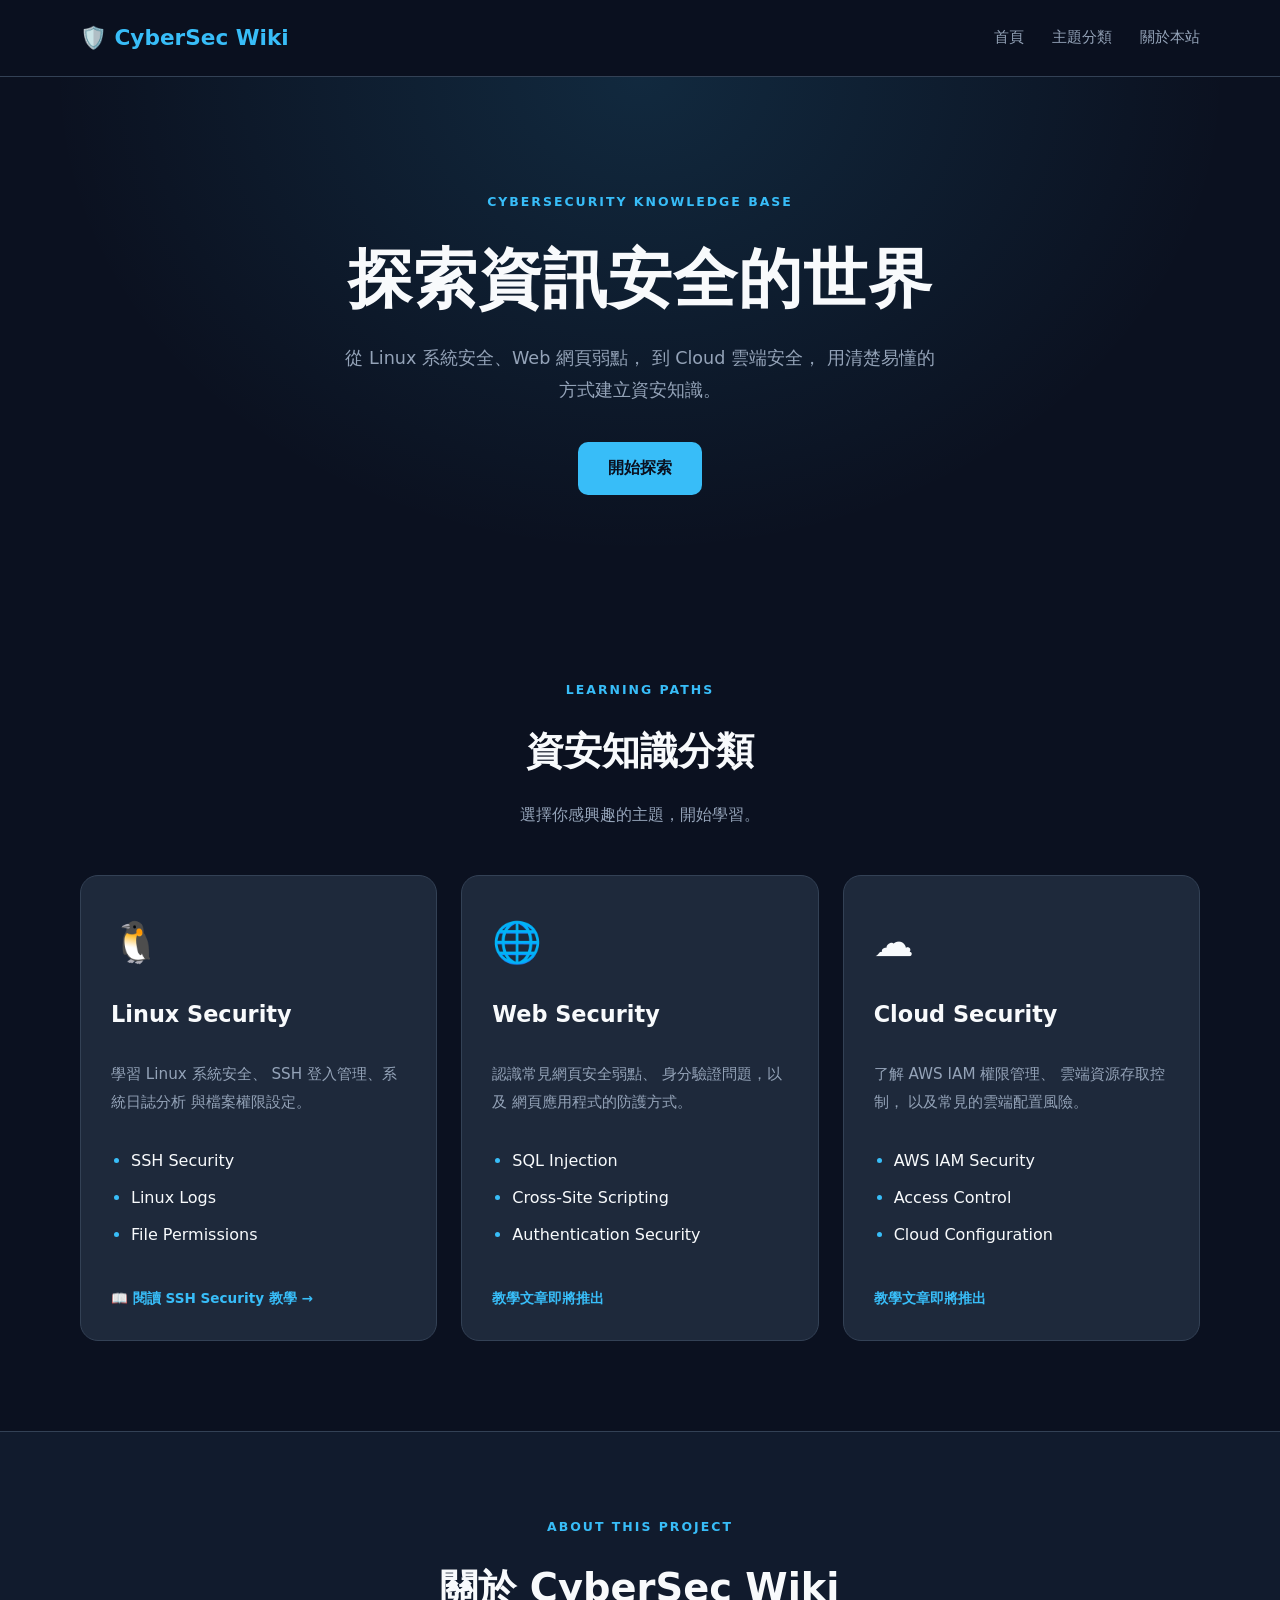
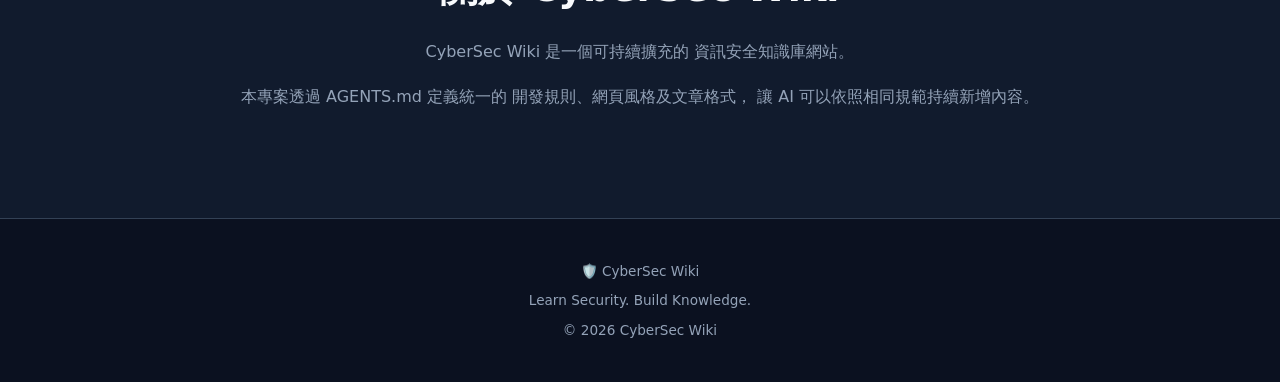
<file: index.html>
<!DOCTYPE html>
<html lang="zh-Hant">
<head>
    <meta charset="UTF-8">
    <meta name="viewport" content="width=device-width, initial-scale=1.0">

    <title>CyberSec Wiki | 資訊安全知識庫</title>

    <meta name="description"
          content="CyberSec Wiki 提供 Linux、Web 與 Cloud Security 資訊安全教學。">

    <link rel="stylesheet" href="css/style.css">
</head>

<body>

    <!-- 頂部導覽列 -->
    <header class="site-header">
        <nav class="navbar" aria-label="主要導覽">
            <a href="index.html" class="logo">
                🛡️ CyberSec Wiki
            </a>

            <div class="nav-links">
                <a href="#home">首頁</a>
                <a href="#categories">主題分類</a>
                <a href="#about">關於本站</a>
            </div>
        </nav>
    </header>

    <main>

        <!-- 首頁介紹 -->
        <section id="home" class="hero">
            <div class="hero-content">
                <span class="hero-tag">
                    CYBERSECURITY KNOWLEDGE BASE
                </span>

                <h1>探索資訊安全的世界</h1>

                <p>
                    從 Linux 系統安全、Web 網頁弱點，
                    到 Cloud 雲端安全，
                    用清楚易懂的方式建立資安知識。
                </p>

                <a href="#categories" class="primary-btn">
                    開始探索
                </a>
            </div>
        </section>

        <!-- 資安主題分類 -->
        <section id="categories" class="section container">

            <div class="section-heading">
                <span class="section-tag">LEARNING PATHS</span>
                <h2>資安知識分類</h2>
                <p>選擇你感興趣的主題，開始學習。</p>
            </div>

            <div class="category-grid">

                <!-- Linux Security -->
                <article class="category-card">
                    <div class="card-icon">🐧</div>
                    <h3>Linux Security</h3>
                    <p>
                        學習 Linux 系統安全、
                        SSH 登入管理、系統日誌分析
                        與檔案權限設定。
                    </p>

                    <ul class="topic-list">
                        <li>SSH Security</li>
                        <li>Linux Logs</li>
                        <li>File Permissions</li>
                    </ul>

                    <a href="pages/linux/ssh-security.html"
                       class="coming-soon">
                        📖 閱讀 SSH Security 教學 →
                    </a>
                </article>

                <!-- Web Security -->
                <article class="category-card">
                    <div class="card-icon">🌐</div>
                    <h3>Web Security</h3>
                    <p>
                        認識常見網頁安全弱點、
                        身分驗證問題，以及
                        網頁應用程式的防護方式。
                    </p>

                    <ul class="topic-list">
                        <li>SQL Injection</li>
                        <li>Cross-Site Scripting</li>
                        <li>Authentication Security</li>
                    </ul>

                    <span class="coming-soon">
                        教學文章即將推出
                    </span>
                </article>

                <!-- Cloud Security -->
                <article class="category-card">
                    <div class="card-icon">☁️</div>
                    <h3>Cloud Security</h3>
                    <p>
                        了解 AWS IAM 權限管理、
                        雲端資源存取控制，
                        以及常見的雲端配置風險。
                    </p>

                    <ul class="topic-list">
                        <li>AWS IAM Security</li>
                        <li>Access Control</li>
                        <li>Cloud Configuration</li>
                    </ul>

                    <span class="coming-soon">
                        教學文章即將推出
                    </span>
                </article>

            </div>
        </section>

        <!-- 關於本站 -->
        <section id="about" class="section about-section">
            <div class="container about-content">

                <span class="section-tag">ABOUT THIS PROJECT</span>

                <h2>關於 CyberSec Wiki</h2>

                <p>
                    CyberSec Wiki 是一個可持續擴充的
                    資訊安全知識庫網站。
                </p>

                <p>
                    本專案透過 AGENTS.md 定義統一的
                    開發規則、網頁風格及文章格式，
                    讓 AI 可以依照相同規範持續新增內容。
                </p>

            </div>
        </section>

    </main>

    <!-- 頁尾 -->
    <footer class="site-footer">
        <div class="container">
            <p>🛡️ CyberSec Wiki</p>
            <p>Learn Security. Build Knowledge.</p>
            <p>© 2026 CyberSec Wiki</p>
        </div>
    </footer>

    <script src="js/main.js" defer></script>

</body>
</html>
</file>
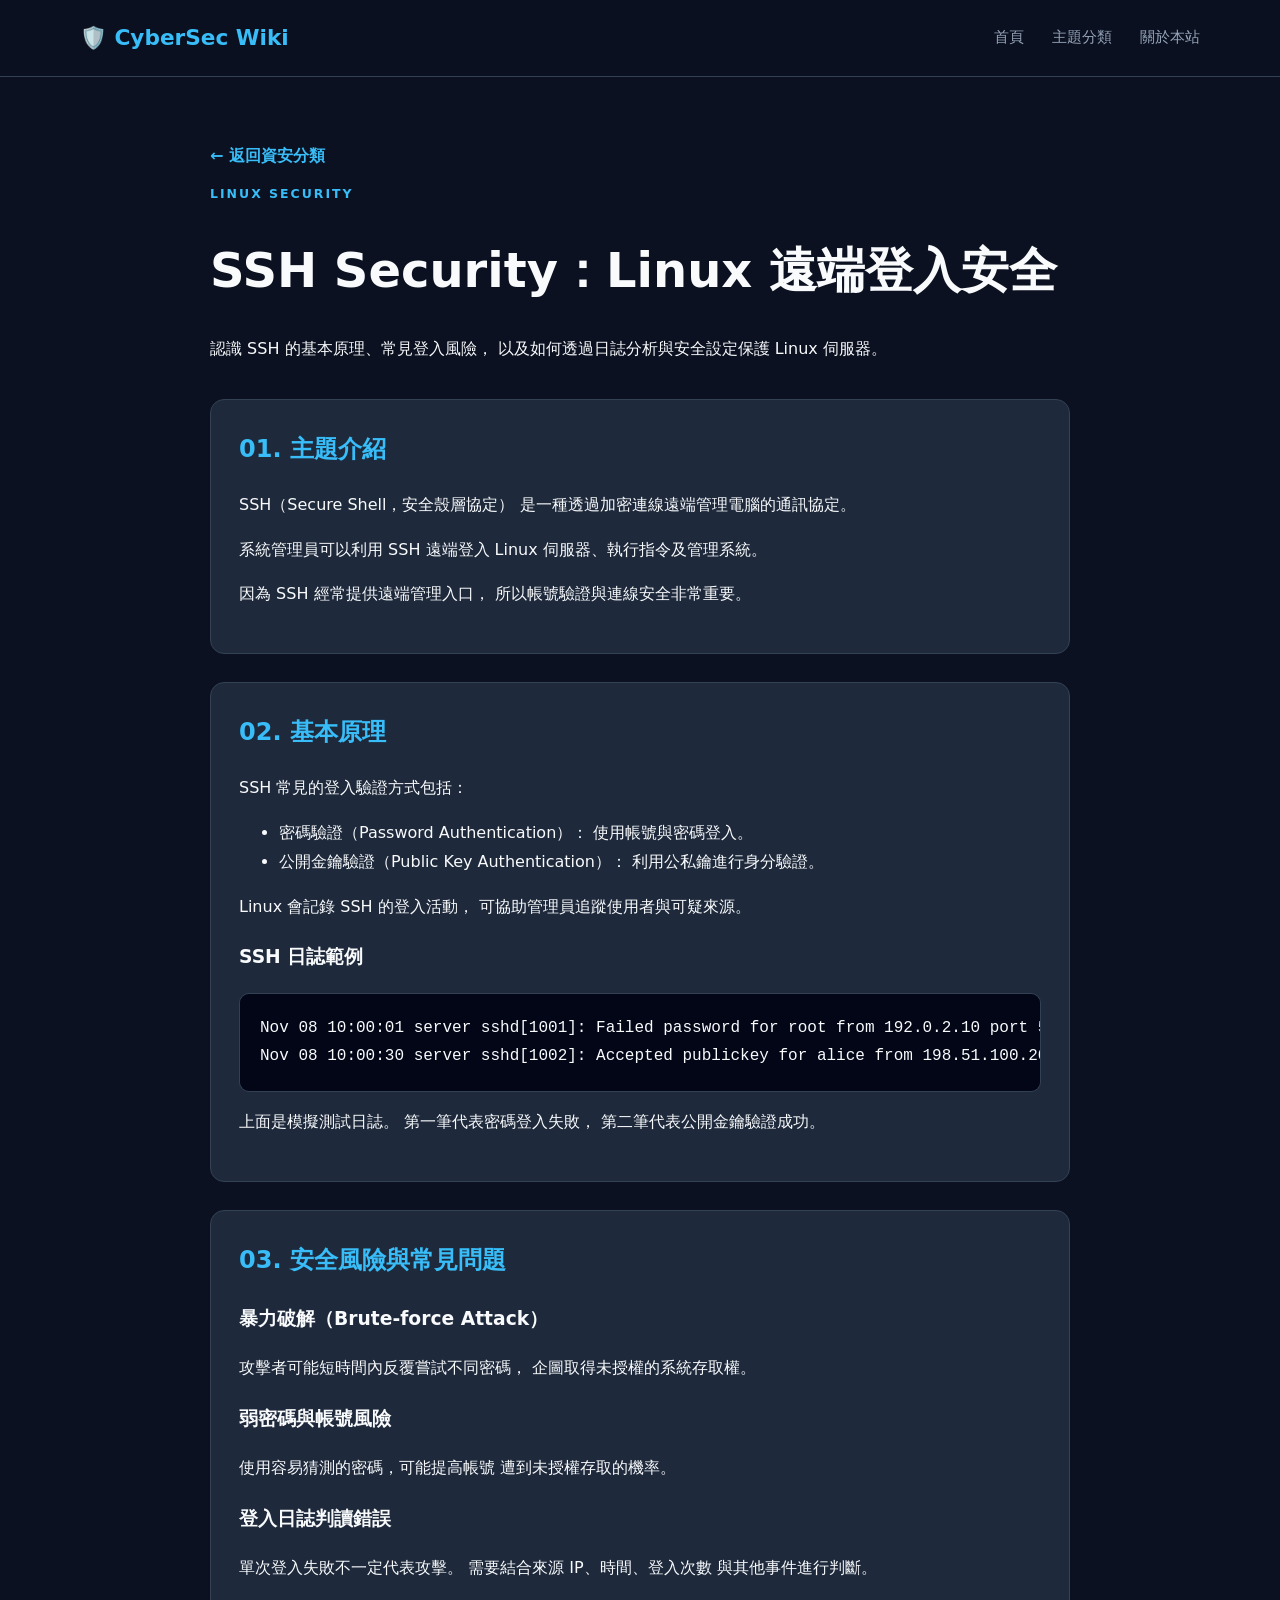
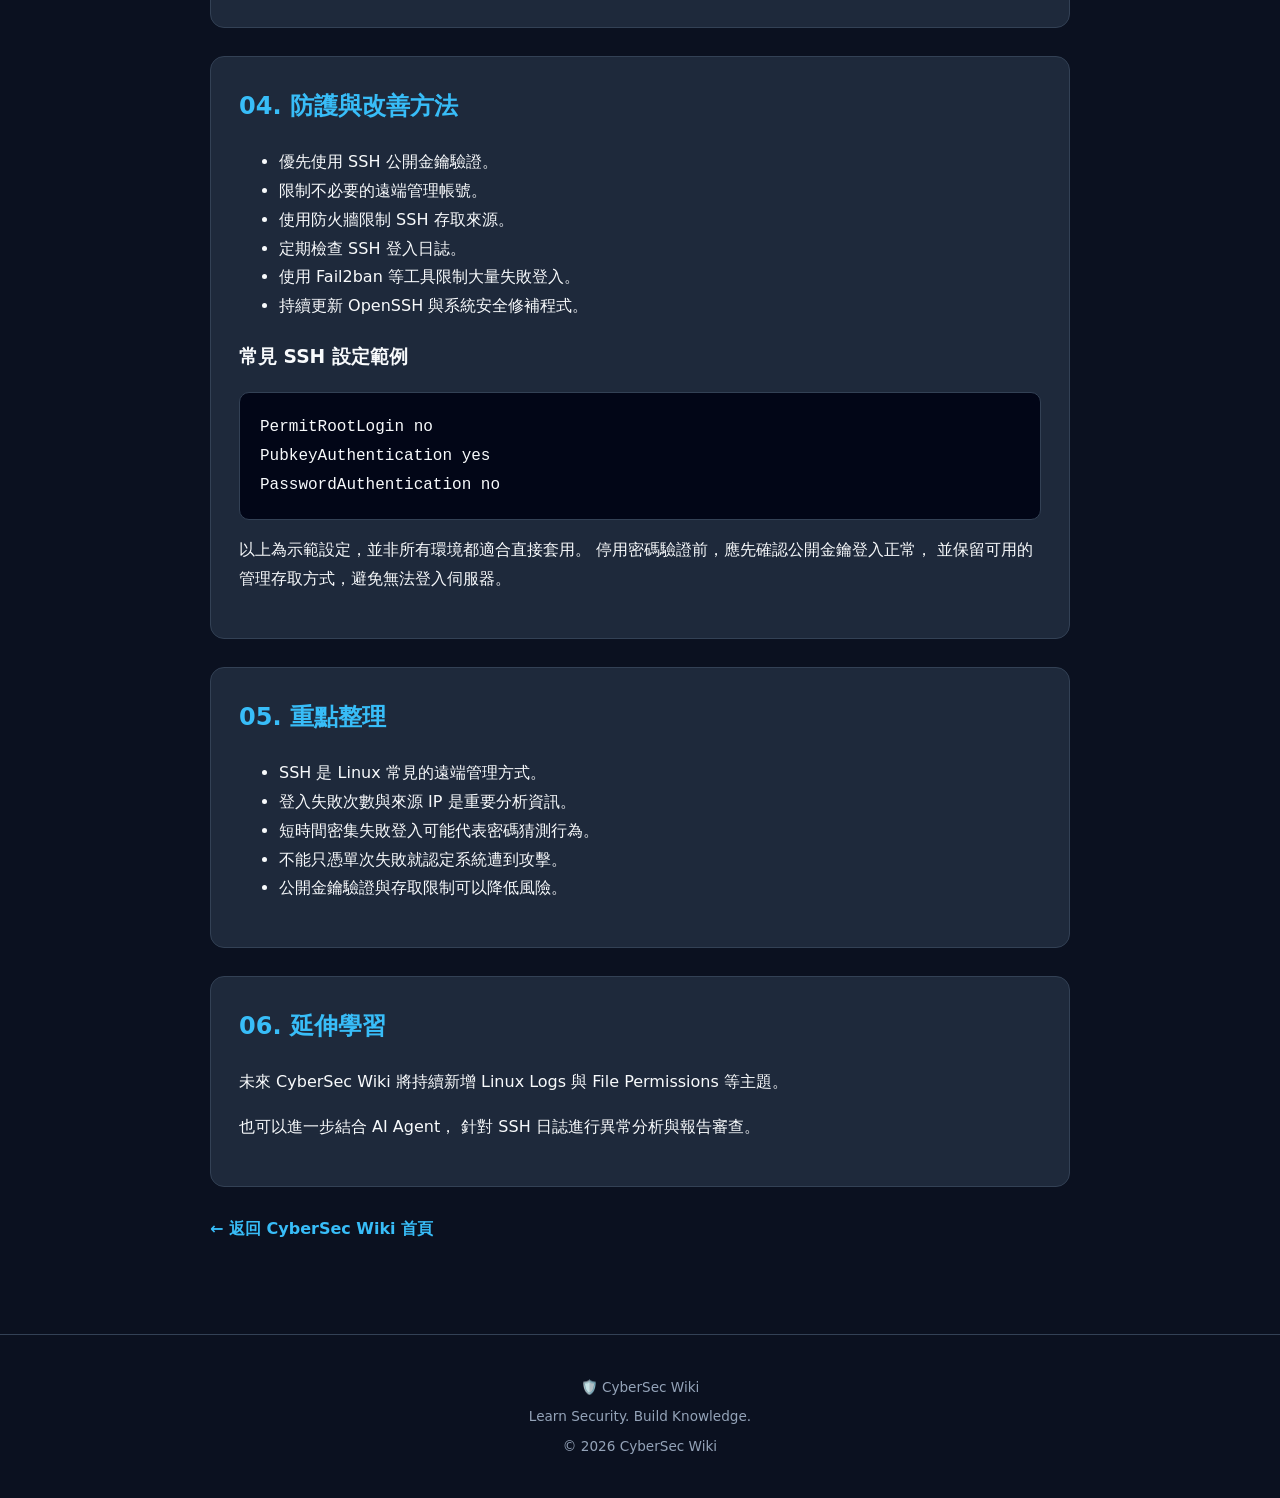
<file: pages/linux/ssh-security.html>
<!DOCTYPE html>
<html lang="zh-Hant">
<head>
    <meta charset="UTF-8">
    <meta name="viewport"
          content="width=device-width, initial-scale=1.0">

    <title>SSH Security | CyberSec Wiki</title>

    <meta name="description"
          content="介紹 Linux SSH 安全原理、登入日誌、常見風險與防護方式。">

    <link rel="stylesheet" href="../../css/style.css">
</head>

<body>

    <!-- 共用導覽列 -->
    <header class="site-header">
        <nav class="navbar" aria-label="主要導覽">
            <a class="logo" href="../../index.html">
                🛡️ CyberSec Wiki
            </a>

            <div class="nav-links">
                <a href="../../index.html">首頁</a>
                <a href="../../index.html#categories">主題分類</a>
                <a href="../../index.html#about">關於本站</a>
            </div>
        </nav>
    </header>

    <main class="article-layout">

        <div class="article-header">
            <a class="back-link"
               href="../../index.html#categories">
                ← 返回資安分類
            </a>

            <p class="section-tag">LINUX SECURITY</p>

            <h1>SSH Security：Linux 遠端登入安全</h1>

            <p>
                認識 SSH 的基本原理、常見登入風險，
                以及如何透過日誌分析與安全設定保護 Linux 伺服器。
            </p>
        </div>

        <!-- 1. 主題介紹 -->
        <section class="article-section">
            <h2>01. 主題介紹</h2>

            <p>
                SSH（Secure Shell，安全殼層協定）
                是一種透過加密連線遠端管理電腦的通訊協定。
            </p>

            <p>
                系統管理員可以利用 SSH 遠端登入 Linux
                伺服器、執行指令及管理系統。
            </p>

            <p>
                因為 SSH 經常提供遠端管理入口，
                所以帳號驗證與連線安全非常重要。
            </p>
        </section>

        <!-- 2. 基本原理 -->
        <section class="article-section">
            <h2>02. 基本原理</h2>

            <p>SSH 常見的登入驗證方式包括：</p>

            <ul>
                <li>
                    密碼驗證（Password Authentication）：
                    使用帳號與密碼登入。
                </li>
                <li>
                    公開金鑰驗證（Public Key Authentication）：
                    利用公私鑰進行身分驗證。
                </li>
            </ul>

            <p>
                Linux 會記錄 SSH 的登入活動，
                可協助管理員追蹤使用者與可疑來源。
            </p>

            <h3>SSH 日誌範例</h3>

            <pre><code>Nov 08 10:00:01 server sshd[1001]: Failed password for root from 192.0.2.10 port 50001 ssh2
Nov 08 10:00:30 server sshd[1002]: Accepted publickey for alice from 198.51.100.20 port 50100 ssh2</code></pre>

            <p>
                上面是模擬測試日誌。
                第一筆代表密碼登入失敗，
                第二筆代表公開金鑰驗證成功。
            </p>
        </section>

        <!-- 3. 安全風險 -->
        <section class="article-section">
            <h2>03. 安全風險與常見問題</h2>

            <h3>暴力破解（Brute-force Attack）</h3>
            <p>
                攻擊者可能短時間內反覆嘗試不同密碼，
                企圖取得未授權的系統存取權。
            </p>

            <h3>弱密碼與帳號風險</h3>
            <p>
                使用容易猜測的密碼，可能提高帳號
                遭到未授權存取的機率。
            </p>

            <h3>登入日誌判讀錯誤</h3>
            <p>
                單次登入失敗不一定代表攻擊。
                需要結合來源 IP、時間、登入次數
                與其他事件進行判斷。
            </p>
        </section>

        <!-- 4. 防護方法 -->
        <section class="article-section">
            <h2>04. 防護與改善方法</h2>

            <ul>
                <li>優先使用 SSH 公開金鑰驗證。</li>
                <li>限制不必要的遠端管理帳號。</li>
                <li>使用防火牆限制 SSH 存取來源。</li>
                <li>定期檢查 SSH 登入日誌。</li>
                <li>使用 Fail2ban 等工具限制大量失敗登入。</li>
                <li>持續更新 OpenSSH 與系統安全修補程式。</li>
            </ul>

            <h3>常見 SSH 設定範例</h3>

            <pre><code>PermitRootLogin no
PubkeyAuthentication yes
PasswordAuthentication no</code></pre>

            <p>
                以上為示範設定，並非所有環境都適合直接套用。
                停用密碼驗證前，應先確認公開金鑰登入正常，
                並保留可用的管理存取方式，避免無法登入伺服器。
            </p>
        </section>

        <!-- 5. 重點整理 -->
        <section class="article-section">
            <h2>05. 重點整理</h2>

            <ul>
                <li>SSH 是 Linux 常見的遠端管理方式。</li>
                <li>登入失敗次數與來源 IP 是重要分析資訊。</li>
                <li>短時間密集失敗登入可能代表密碼猜測行為。</li>
                <li>不能只憑單次失敗就認定系統遭到攻擊。</li>
                <li>公開金鑰驗證與存取限制可以降低風險。</li>
            </ul>
        </section>

        <!-- 6. 延伸學習 -->
        <section class="article-section">
            <h2>06. 延伸學習</h2>

            <p>
                未來 CyberSec Wiki 將持續新增 Linux Logs
                與 File Permissions 等主題。
            </p>

            <p>
                也可以進一步結合 AI Agent，
                針對 SSH 日誌進行異常分析與報告審查。
            </p>
        </section>

        <a class="back-link"
           href="../../index.html">
            ← 返回 CyberSec Wiki 首頁
        </a>

    </main>

    <footer class="site-footer">
        <div class="container">
            <p>🛡️ CyberSec Wiki</p>
            <p>Learn Security. Build Knowledge.</p>
            <p>© 2026 CyberSec Wiki</p>
        </div>
    </footer>

    <script src="../../js/main.js" defer></script>

</body>
</html>
</file>
<file: css/style.css>
/* CyberSec Wiki — Global Styles */
/* Follow AGENTS.md design rules */

:root {
    --bg: #0B1120;
    --card: #1E293B;
    --primary: #38BDF8;
    --text: #F8FAFC;
    --muted: #94A3B8;
    --border: #334155;
}

* {
    box-sizing: border-box;
}

html {
    scroll-behavior: smooth;
}

body {
    margin: 0;
    font-family: "Noto Sans TC", "Microsoft JhengHei",
                 system-ui, sans-serif;
    background: var(--bg);
    color: var(--text);
    line-height: 1.8;
}

a {
    color: inherit;
    text-decoration: none;
}

a:focus-visible,
button:focus-visible {
    outline: 3px solid var(--primary);
    outline-offset: 4px;
}

.container {
    width: min(1120px, 90%);
    margin: 0 auto;
}

/* Navigation */

.site-header {
    position: sticky;
    top: 0;
    z-index: 100;
    background: rgba(11, 17, 32, 0.95);
    border-bottom: 1px solid var(--border);
}

.navbar {
    width: min(1120px, 90%);
    min-height: 76px;
    margin: auto;
    display: flex;
    align-items: center;
    justify-content: space-between;
    gap: 20px;
}

.logo {
    font-size: 1.35rem;
    font-weight: 800;
    color: var(--primary);
}

.nav-links {
    display: flex;
    flex-wrap: wrap;
    gap: 28px;
}

.nav-links a {
    font-size: 0.95rem;
    color: var(--muted);
    transition: color 0.2s;
}

.nav-links a:hover {
    color: var(--primary);
}

/* Hero */

.hero {
    padding: 110px 20px 100px;
    text-align: center;
    background:
        radial-gradient(
            ellipse at 50% 0%,
            rgba(56, 189, 248, 0.14),
            transparent 65%
        );
}

.hero-content {
    max-width: 760px;
    margin: 0 auto;
}

.hero-tag,
.section-tag {
    color: var(--primary);
    font-size: 0.78rem;
    font-weight: 700;
    letter-spacing: 2px;
}

.hero h1 {
    margin: 22px 0;
    font-size: clamp(2.2rem, 5vw, 4rem);
    line-height: 1.3;
    letter-spacing: 1px;
}

.hero p {
    max-width: 600px;
    margin: 0 auto 36px;
    color: var(--muted);
    font-size: 1.1rem;
}

.primary-btn {
    display: inline-block;
    padding: 12px 30px;
    border-radius: 10px;
    color: var(--bg);
    background: var(--primary);
    font-weight: 800;
    transition: transform 0.2s, background 0.2s;
}

.primary-btn:hover {
    transform: translateY(-3px);
    background: #7DD3FC;
}

/* Sections */

.section {
    padding-top: 80px;
    padding-bottom: 90px;
}

.section-heading {
    text-align: center;
    margin-bottom: 45px;
}

.section-heading h2,
.about-content h2 {
    margin: 12px 0;
    font-size: clamp(1.7rem, 3vw, 2.4rem);
}

.section-heading p {
    color: var(--muted);
}

/* Cards */

.category-grid {
    display: grid;
    grid-template-columns: repeat(3, minmax(0, 1fr));
    gap: 24px;
}

.category-card {
    display: flex;
    flex-direction: column;
    padding: 30px;
    border: 1px solid var(--border);
    border-radius: 18px;
    background: var(--card);
    transition: transform 0.2s, border-color 0.2s;
}

.category-card:hover {
    transform: translateY(-6px);
    border-color: var(--primary);
}

.card-icon {
    font-size: 2.5rem;
    margin-bottom: 12px;
}

.category-card h3 {
    margin: 4px 0 12px;
    font-size: 1.4rem;
}

.category-card p {
    color: var(--muted);
    font-size: 0.95rem;
}

.topic-list {
    padding-left: 20px;
    margin: 16px 0 28px;
    color: var(--text);
}

.topic-list li {
    margin-bottom: 8px;
}

.topic-list li::marker {
    color: var(--primary);
}

.coming-soon {
    margin-top: auto;
    display: inline-block;
    color: var(--primary);
    font-size: 0.85rem;
    font-weight: 700;
}

/* About */

.about-section {
    background: #111B2D;
    border-top: 1px solid var(--border);
}

.about-content {
    max-width: 800px;
    text-align: center;
}

.about-content p {
    color: var(--muted);
}

/* Footer */

.site-footer {
    padding: 35px 0;
    border-top: 1px solid var(--border);
    text-align: center;
}

.site-footer p {
    margin: 5px 0;
    color: var(--muted);
    font-size: 0.85rem;
}

/* Reusable article styles */

.article-layout {
    max-width: 900px;
    margin: 0 auto;
    padding: 65px 20px 90px;
}

.article-header {
    margin-bottom: 35px;
}

.article-header h1 {
    font-size: clamp(2rem, 4vw, 3rem);
    line-height: 1.35;
}

.article-section {
    margin-bottom: 28px;
    padding: 28px;
    border: 1px solid var(--border);
    border-radius: 14px;
    background: var(--card);
}

.article-section h2 {
    color: var(--primary);
    margin-top: 0;
}

.article-section p,
.article-section li {
    color: var(--text);
}

pre {
    overflow-x: auto;
    padding: 20px;
    border-radius: 10px;
    background: #020617;
    border: 1px solid var(--border);
}

code {
    font-family: Consolas, Monaco, monospace;
    overflow-wrap: anywhere;
}

.back-link {
    color: var(--primary);
    font-weight: 700;
}

/* Responsive layout */

@media (max-width: 850px) {
    .category-grid {
        grid-template-columns: 1fr;
    }

    .navbar {
        flex-direction: column;
        justify-content: center;
        padding: 16px 0;
    }

    .nav-links {
        justify-content: center;
        gap: 18px;
    }

    .hero {
        padding: 75px 20px;
    }

    .section {
        padding-top: 55px;
        padding-bottom: 60px;
    }
}

@media (max-width: 480px) {
    .category-card {
        padding: 22px;
    }

    .article-section {
        padding: 20px;
    }

    .logo {
        font-size: 1.15rem;
    }
}

/* Navigation scroll effect */

.site-header {
    transition: box-shadow 0.25s ease;
}

.site-header.scrolled {
    box-shadow: 0 8px 25px rgba(0, 0, 0, 0.25);
}

section[id] {
    scroll-margin-top: 100px;
}
</file>
